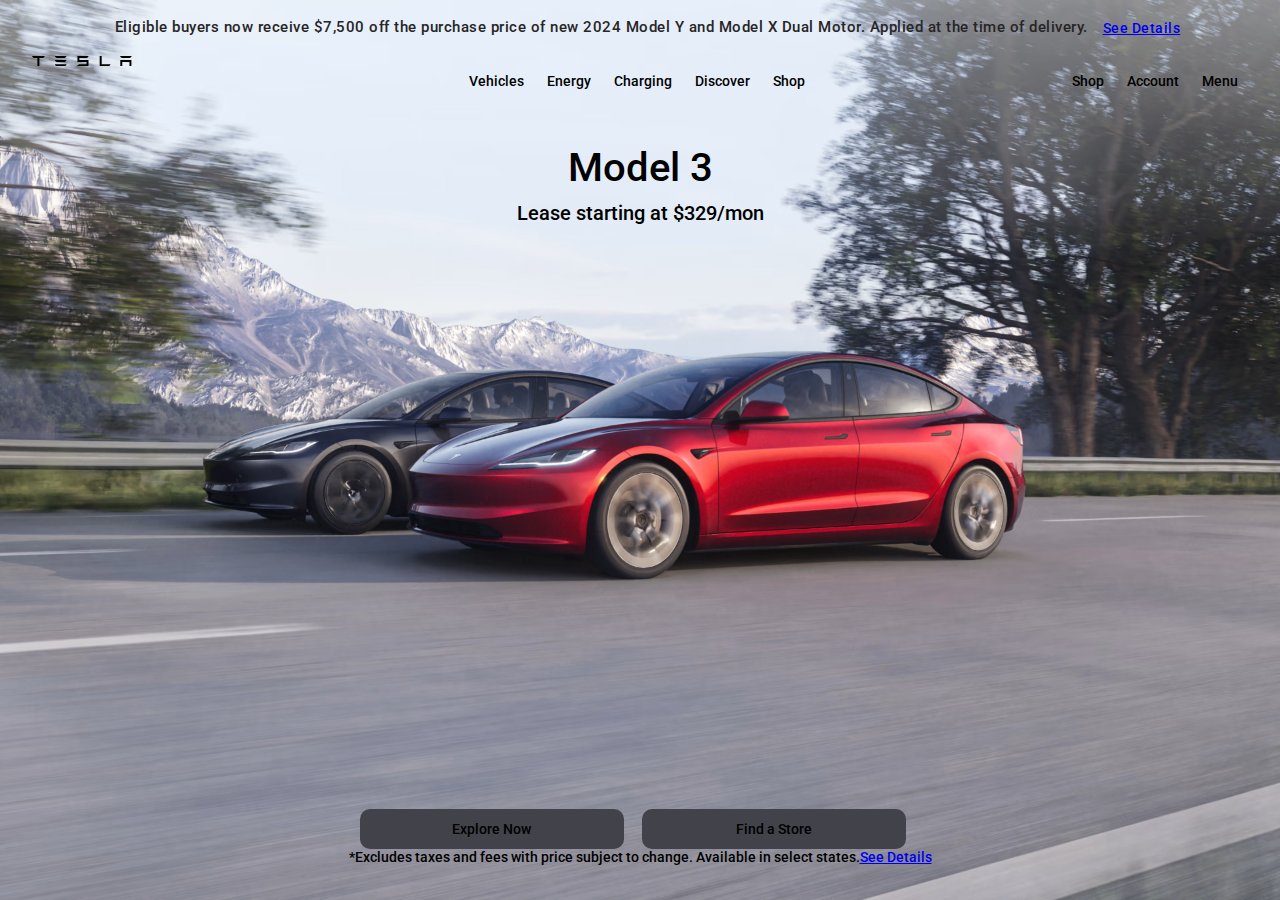
<file: index.html>
<!DOCTYPE html>
<html lang="en">
<head>
    <meta charset="UTF-8">
    <meta name="viewport" content="width=device-width, initial-scale=1.0">
    <title>Electric Cars, Solar &amp; Clean Energy | Tesla</title>
    <link rel="stylesheet" href="style.css">
    <link rel="icon" href="./assets/img/tesla_logo_PNG10.png">
</head>
<body>
    <!-- Banner section --->
    <div class="banner-wrap">
        <!-- Ad section -->
        <div class="ad">
            <div class="ad-text" $7,500 Federal Tax Credit></div>
            <div class="ad-text-detail"> Eligible buyers now receive $7,500 off the purchase price of new 2024 Model Y and Model X Dual Motor. Applied at the time of delivery.</div>
            <div class="ad-text-link"> <a href="https://www.tesla.com/support/incentives#new-vehicles" target="_blank">See Details</a></div>
        </div>
        <!--Nav section -->
        <nav id="nav-styles">
            <div class="logo">
                <svg class="tds-icon tds-icon-logo-wordmark tds-site-logo-icon" viewBox="0 0 342 35" xmlns="http://www.w3.org/2000/svg">
                    <path 
                    d="M0 .1a9.7 9.7 0 0 0 7 7h11l.5.1v27.6h6.8V7.3L26 7h11a9.8 9.8 0 0 0 7-7H0zm238.6 0h-6.8v34.8H263a9.7 9.7 0 0 0 6-6.8h-30.3V0zm-52.3 6.8c3.6-1 6.6-3.8 7.4-6.9l-38.1.1v20.6h31.1v7.2h-24.4a13.6 13.6 0 0 0-8.7 7h39.9v-21h-31.2v-7h24zm116.2 28h6.7v-14h24.6v14h6.7v-21h-38zM85.3 7h26a9.6 9.6 0 0 0 7.1-7H78.3a9.6 9.6 0 0 0 7 7zm0 13.8h26a9.6 9.6 0 0 0 7.1-7H78.3a9.6 9.6 0 0 0 7 7zm0 14.1h26a9.6 9.6 0 0 0 7.1-7H78.3a9.6 9.6 0 0 0 7 7zM308.5 7h26a9.6 9.6 0 0 0 7-7h-40a9.6 9.6 0 0 0 7 7z" fill="currentColor"></path></svg>
                </svg>
            </div>
            <div class="maddle menu">
                <span class="nav-item">Vehicles</span>
                <span class="nav-item">Energy</span>
                <span class="nav-item">Charging</span>
                <span class="nav-item">Discover</span>
                <span class="nav-item">Shop</span>
        </div> 
        <!-- Account menu -->
        <div class="account menu">
                <span class="nav-item">Shop</span>
                <span class="nav-item">Account</span>
                <span class="nav-item">Menu</span>
        </div>   
        </nav> 
        <!--centered-div-->
    <div class="centered-div">     
            <div class="title-section">
            <h1>Model 3</h1>
            <p>Lease starting at $329/mon</p>
           </div>
    </div>
        <!--centered-div-button-->
    <div class="centered-div-button">
        <div class="banner-buttons">
            <button class="btn-explore">Explore Now</button>
            <button class="btn-find-store">Find a Store</button>
            <p>*Excludes taxes and fees with price subject to change. Available in select states.<a href="https://www.tesla.com/model3/design?financeModalTab=finance_options#overview">See Details</a></p>
        </div> 
    </div>
    </div>
</body>
</html>
</file>
<file: style.css>
@import url('https://fonts.googleapis.com/css2?family=Poppins:wght@100&family=Roboto:wght@300;500&display=swap');
*{
    margin: 0;
    padding: 0;
    box-sizing: border-box;
    font-family: 'Roboto',  sans-serif  ;
    font-size: 14px;
    font-weight: 500;
}
/* banner section */
.banner-wrap {
    background-image: url(./assets/img/xufyfcvqhmq36szytod7.avif);
    background-size: cover;
    background-repeat: no-repeat;
    background-position: center;
    height: 100vh;
    width: 100vw;
}
/* ad section  */
.ad{ 
    background-image: radial-gradient( 54.97% 272.54% at 27.36% ragba(112, 145,234,0.98)0,ragba(0,0,0,0,0.98)100%);
    color: #272525;
    height: auto;
    display: flex;
    flex-direction: row ;
    align-items: center;
    justify-content: center;
    padding: 16px 0px ;

}

.text1{
    align-items: center;
}

.ad-text{
    font-size: 15px;
    letter-spacing: 0.5px;
    margin: 0 15px;
}

.ad-text-detail{
    font-size: 15px;
    letter-spacing: 0.5px;
    margin: 0 15pxz;
}

.ad-text-link{
    font-size: 18px;
    letter-spacing: 0.5px;
    margin: 0 15px;
}

.ad-text-link >{
    color: #201f1f;
}
/* nav section*/
nav{
    display: flex;
    flex-direction: row;
    justify-content: space-between;
    align-items: center;
    height: 56px;
    padding: 0 32px;
    font-size: 15px;
}

.nav-item{
    padding: 10px;
    font-size: 500;
}

.nav-item:hover {
    background-color: #d5d3d2;
    border-radius: 5px;
    padding: 5px 10px;
}

.logo {
    padding: 0px 80px 0px 0px;
    margin: 0px;
    height: 56px;
    width: 180px;
}
/* main section */
main{
    text-align: center;
    display: flex;
    flex-direction: column;
    justify-content: space-between;
}
/* centered section */
.centered-div {
    text-align: center;
    padding: 0px;
    
}

.centered-div-button {
    text-align: center;
    padding: 0px;
    margin-bottom: 50px;
}
/* title-section */
.title-section {
         height: calc(100vh - 200px);
}

.title-section h1{
    padding: 35px 35px 10px 35px;
    font-size: 40px;
    font-weight: 500;
}
.title-section p{
    font-size: 20px;
}
/* button section */
.btn-dark{

    background-color: rgba(23, 26, 32, 0.65);
    color: #303030;
    font-weight: 500;
    font-style: 15px ;
}

.btn-light{
    background-color: rgba(244, 244, 244, 0.8);
    color: #a39e9e ;
    font-weight: 500;
    font-style: 15px ;
}
button{
    padding: 0px;
    border: none;
    background: none;
    background-color: #41424a;
    width: 264px;
    height: 40px;
    padding: 7px 0px;
    border-radius:10px;
    margin-right: 15px;
    cursor: pointer;
}
</file>
